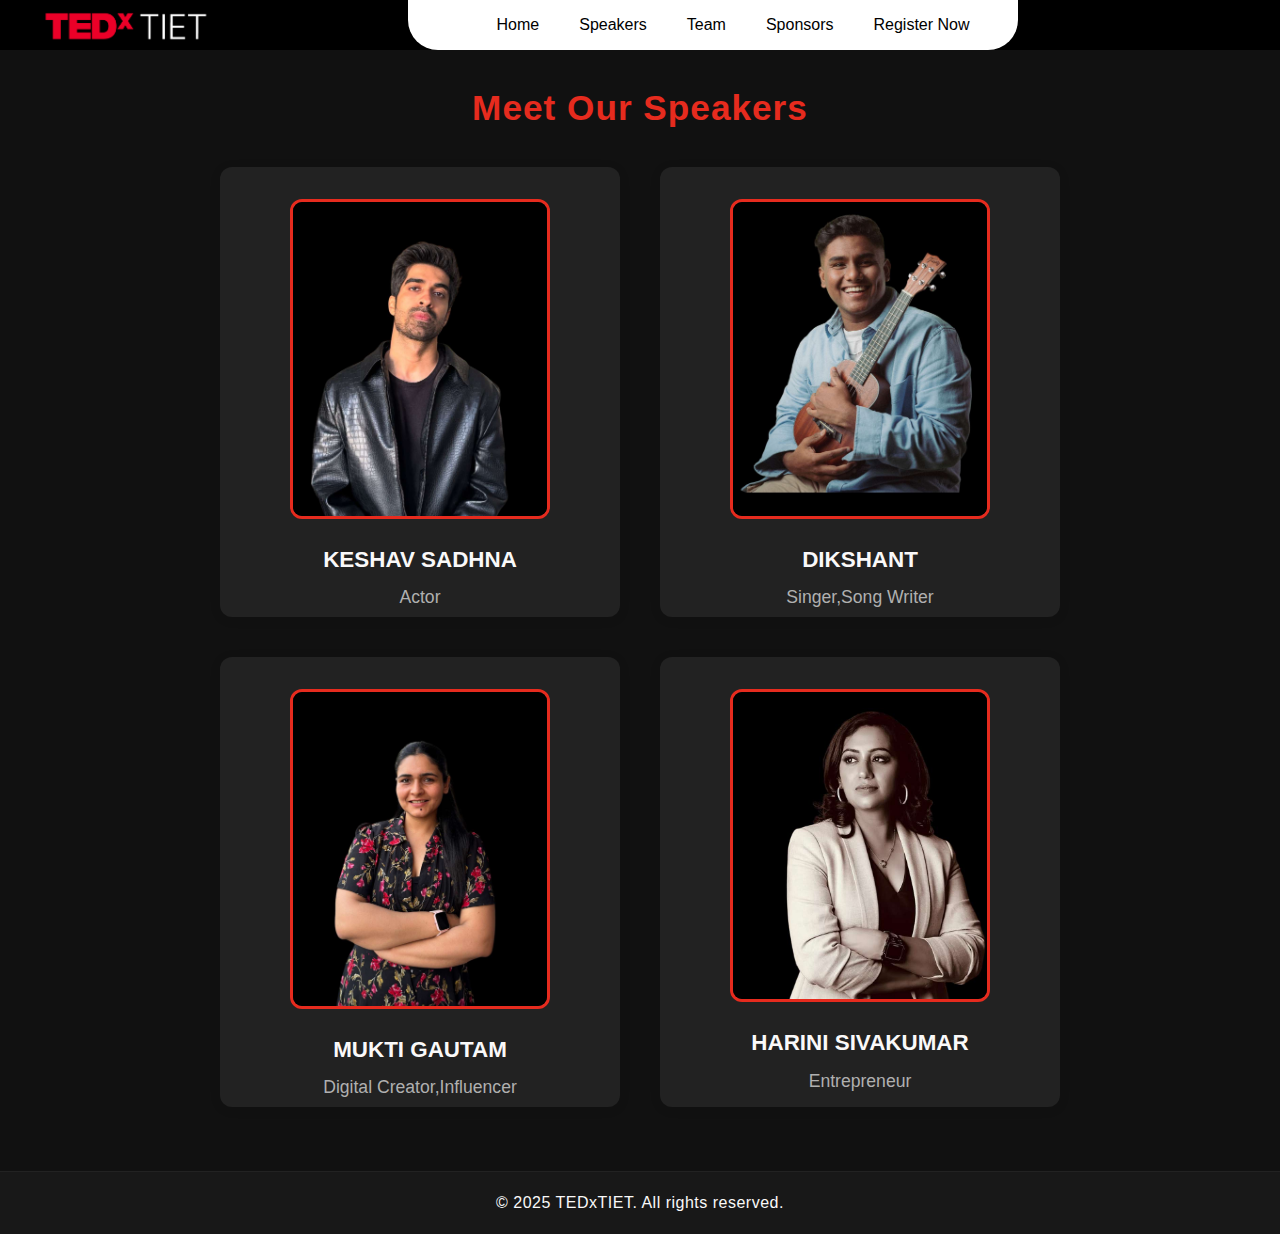
<file: speaker.html>
<!DOCTYPE html>
<html lang="en">
<head>
  <meta charset="UTF-8" />
  <meta name="viewport" content="width=device-width, initial-scale=1" />
  <link rel="shortcut icon" type="image/x-icon" href="/Navbar/ted.jpg" />
  <title>TEDx Event – Speakers</title>
  <link rel="stylesheet" href="speaker files/styles.css" />
  <link href="https://cdnjs.cloudflare.com/ajax/libs/font-awesome/6.5.0/css/all.min.css" rel="stylesheet" />

</head>
<body>
  
  <header>
    <!-- NAVBAR START HERE -->
    <nav>
      <div class="navbar">
        <div class="nav-logo">
          <a href="index.html"><img id="nav-logo-img" src="Navbar/Picture 1.png" alt="TedxTIET">
          </div>

        <ul class="nav-links">
          <li><a Href="index.html">Home</a></li>
          <li><a Href="speaker.html">Speakers</a></li>
          <li><a Href="team.html">Team</a></li>
          <li><a Href="Sponsors.html">Sponsors</a></li>
          <li><a Href="https://unstop.com/o/dyQ8m37?utm_medium=Share&utm_source=shortUrl">Register Now</a></li>
        </ul>
        <span class="emptyhdr"></span>
        <!-- <a href="#" class="nav-register">Register Now</a> -->
        <div class="nav_hamburger">
          <i class="fa-solid fa-bars"> </i>
        </div>

        <div class="nav_dropdown">
          <li><a Href="index.html">Home</a></li>
          <li><a Href="speaker.html">Speakers</a></li>
          <li><a Href="team.html">Team</a></li>
          <li><a Href="Sponsors.html">Sponsors</a></li>
          <li><a Href="https://unstop.com/o/dyQ8m37?utm_medium=Share&utm_source=shortUrl">Register Now</a></li>

        </div>
      </div>
    </nav>
    <!-- NAVBAR ENDS HERE -->
  </header>

  <section class="speakers-section" id="speakers">
    <h2 class="speakers-title">Meet Our Speakers</h2>
    <div class="speakers-grid" id="speakersGrid">
      <!-- Speaker cards will be dynamically inserted here -->
    </div>
  </section>

  <footer class="site-footer">
    © 2025 TEDxTIET. All rights reserved.
  </footer>

  <script src="speaker files/script.js"></script>
  <script>
    const nav_hbtn = document.querySelector('.nav_hamburger')
    const nav_hbtnicon = document.querySelector('.nav_hamburger i')
    const nav_dd = document.querySelector('.nav_dropdown')

    nav_hbtn.onclick = function () {
      nav_dd.classList.toggle('open')
      const isOpen = nav_dd.classList.contains('open')

      nav_hbtnicon.classList = isOpen
        ? 'fa-solid fa-xmark'
        : 'fa-solid fa-bars'
    }

  </script>
  
</body>
</html>
</file>
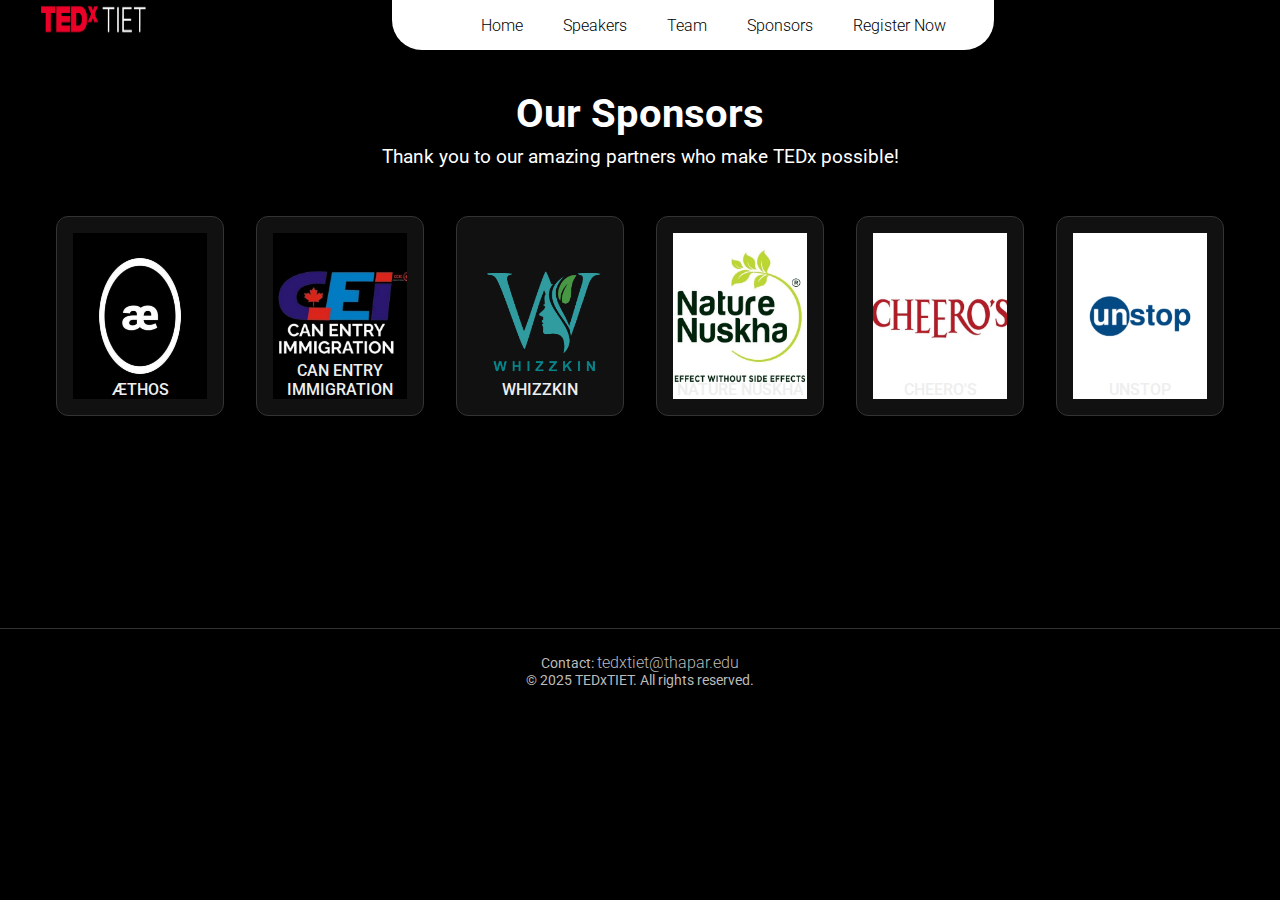
<file: Sponsors.html>
<!DOCTYPE html>
<html lang="en">
<head>
  <meta charset="UTF-8" />
  <meta name="viewport" content="width=device-width, initial-scale=1.0" />
  <link rel="shortcut icon" type="image/x-icon" href="/Navbar/ted.jpg" />

  <title>TEDx Sponsors</title>
  <link href="https://fonts.googleapis.com/css2?family=Roboto:wght@400;700&display=swap" rel="stylesheet">
  <link href="https://cdnjs.cloudflare.com/ajax/libs/font-awesome/6.5.0/css/all.min.css" rel="stylesheet" />
  <style>
    :root {
      --ted-red: rgb(229, 29, 29);
    }
    * {
      margin: 0;
      padding: 0;
      box-sizing: border-box;
      font-family: 'Roboto', sans-serif;
    }
    body {
      background-color: #000;
      color: #fff;
    }
    header {
      background-color: #000;
      color: white;
      text-align: center;
      padding: 1rem 1rem;
      z-index: 500;
    }
    header img {
      max-width: 120px;
      margin-bottom: 1rem;
    }
    header h1 {
      font-size: 2.5rem;
      margin-bottom: 0.5rem;
    }
    header p {
      font-size: 1.2rem;
    }
    section.sponsor-category {
      padding: 3rem 1rem 6rem;
      max-width: 1200px;
      margin: auto;
    }
    .sponsor-grid {
      display: grid;
      grid-template-columns: repeat(auto-fit, minmax(150px, 1fr));
      gap: 2rem;
      animation: fadeIn 1s ease-in;
    }
    .sponsor {
  text-align: center;
  padding: 1rem;
  border: 1px solid #333;
  border-radius: 12px;
  transition: transform 0.3s ease, box-shadow 0.3s ease, background-color 0.3s ease;
  cursor: pointer;
  position: relative;
  overflow: hidden;
  background-color: #111;
  display: flex;
  justify-content: center;
  height: 200px; /* Adjust the height as needed */
  align-items: flex-end;


}

.sponsor:hover {
  transform: translateY(-8px);
  box-shadow: 0 6px 20px rgba(255, 255, 255, 0.1);
  background-color: #1a1a1a;
}

.sponsor img {
  width: 100%;
  height: 100%;
  object-fit: cover;  /* Ensures image covers the container properly */
  transition: transform 0.3s ease;
  z-index: 1; /* Keeps the image behind the text */
}

.sponsor:hover img {
  transform: scale(1.15); /* Scales the image on hover */
}

.sponsor p {
  position: absolute; /* Keep the text in place */
  z-index: 2; /* Ensure the text stays above the image */
  font-weight: 500;
  color: #eee;
  transition: color 0.3s ease;
  
}

.sponsor:hover p {
  color: var(--ted-red); /* Change text color on hover */
}

    .cta {
      text-align: center;
      margin-top: 3rem;
    }
    .cta h2 {
      margin-bottom: 1rem;
    }
    .cta a {
      display: inline-block;
      padding: 0.75rem 1.5rem;
      background-color: #fff;
      color: #000;
      text-decoration: none;
      border-radius: 5px;
      transition: background-color 0.3s;
    }
    .cta a:hover {
      background-color: #ccc;
    }
    footer {
      background-color: #000;
      color: #fff;
      text-align: center;
      padding: 0.5rem 1rem;
      border-top: 1px solid #333;
      margin-top: 1rem;
    }
    .contact-info {
      margin-top: 0.5rem;
      font-size: 0.9rem;
      color: #bbb;
    }
    @keyframes fadeIn {
      from {
        opacity: 0;
        transform: translateY(20px);
      }
      to {
        opacity: 1;
        transform: translateY(0);
      }
    }


/* NavBar Starts Here */
header {
    position: relative;
    padding: 0 2rem;
    /* border-bottom: 0.5px solid red; */
    background-color: rgb(0, 0, 0);
}

li {
    list-style: none;
}

a {
    text-decoration: none;
    color: rgb(0, 0, 0);
    font-size: 1rem;
    font-weight: 300;
}

.nav_dropdown a {
    color: rgb(255, 255, 255);
}

nav a:hover {
    color: rgb(236, 0, 39);
}

.navbar {
    width: 100%;
    height: 50px;
    margin: 0 auto;
    display: flex;
    align-items: center;
    justify-content: space-between;
}


.nav-links {
    display: flex;
    gap: 2.5rem;
    color: black;
    padding-left: 4%;
    padding-right: 4%;
    background-color: rgb(255, 255, 255);
    height: 100%;
    align-items: center;
    border-bottom-left-radius: 30px;
    border-bottom-right-radius: 30px;
    /* border:2px solid red; */
}

#nav-logo-img {
    height: 48px;
    cursor: pointer;
}


.emptyhdr{
    width:11%;
    height: 1px;
}


.nav_hamburger {
    width: 20px;
    height: 14px;
    color: rgb(255, 255, 255);
    cursor: pointer;
    display: none;
}

.nav-register {
    background-color: rgb(0, 0, 0);
    color: rgb(247, 124, 124);
    padding: 0.5rem 1rem;
    border: none;
    outline: none;
    border-radius: 20px;
    font-size: 0.9rem;
    font-weight: bolder;
    cursor: pointer;
}

.nav-register:hover {
    scale: 1.05;
}

.nav_dropdown {
    display: none;
    position: absolute;
    top: 60px;
    height: 0;
    background-color: rgba(0, 0, 0, 1);
    backdrop-filter: blur(15px);
    border-radius: 10px;
    overflow: hidden;
    right: 0rem;
    left: 0rem;
    transition: height .2s cubic-bezier(0.175, 0.885, 0.32, 1.275);
}

.nav_dropdown li {
    padding: 0.9rem;
    display: flex;
    align-items: center;
    justify-content: center;
}

.nav_dropdown.open {
    height: auto;
}

@media(max-width:768px) {

    .nav-links,
    .nav-register {
        display: none;
    }

    .nav_hamburger {
        display: block;
    }

    .nav_dropdown {
        display: block;
    }
}

/* NavBar Ends Here */




  </style>
</head>
<body>
  <header>
    <!-- NAVBAR START HERE -->
    <nav>
      <div class="navbar">
        <div class="nav-logo">
          <a href="index.html"><img id="nav-logo-img" src="Navbar/Picture 1.png" alt="TedxTIET">
          </div>

        <ul class="nav-links">
          <li><a Href="index.html">Home</a></li>
          <li><a Href="speaker.html">Speakers</a></li>
          <li><a Href="team.html">Team</a></li>
          <li><a Href="Sponsors.html">Sponsors</a></li>
          <li><a Href="https://unstop.com/o/dyQ8m37?utm_medium=Share&utm_source=shortUrl">Register Now</a></li>
        </ul>
        <span class="emptyhdr"></span>
        <!-- <a href="#" class="nav-register">Register Now</a> -->
        <div class="nav_hamburger">
          <i class="fa-solid fa-bars"> </i>
        </div>

        <div class="nav_dropdown">
          <li><a Href="index.html">Home</a></li>
          <li><a Href="Speaker.html">Speakers</a></li>
          <li><a Href="team.html">Team</a></li>
          <li><a Href="Sponsors.html">Sponsors</a></li>
          <li><a Href="https://unstop.com/o/dyQ8m37?utm_medium=Share&utm_source=shortUrl">Register Now</a></li>

        </div>
      </div>
    </nav>
    <!-- NAVBAR ENDS HERE -->
     <div style="height: 40px;"></div>
    <h1>Our Sponsors</h1>
    <p>Thank you to our amazing partners who make TEDx possible!</p>
  </header>

  <header>
    <!-- <img src="https://i.ibb.co/47PR9tK/logo-white-1.png" alt="TEDxTIET Logo"> -->
   
  </header>

  <section class="sponsor-category">
    <div class="sponsor-grid">
      <div class="sponsor">
        <img src="Sponsors/IMG_0937.JPG" alt="Sponsor Logo">
        <p>ÆTHOS</p>
      </div>
      <div class="sponsor">
        <img src="Sponsors/CAN.jpg" alt="Sponsor Logo" >
        <p>CAN ENTRY IMMIGRATION</p>
      </div>
      <div class="sponsor">
        <img src="Sponsors/WHIZZKIN LOGO png 001 (4).png" alt="Sponsor Logo">
        <p>WHIZZKIN</p>
      </div>
      <div class="sponsor">
        <img src="Sponsors/NATURE2.jpg" alt="Sponsor Logo">
        <p>NATURE NUSKHA</p>
      </div>
      <div class="sponsor">
        <img src="Sponsors/NEW.jpg" alt="Sponsor Logo">
        <p>CHEERO'S</p>
      </div>
      <div class="sponsor">
        <img src="Sponsors/Untitled design (3).jpg" alt="Sponsor Logo">
        <p>UNSTOP</p>
      </div>
    </div>
    <div style="height: 100px;"></div>
  </section>

  <footer style="background-color: #000; color: #fff; text-align: center; padding: 1rem 0 0.5rem;">
    
    <div class="contact-info" style="font-size: 0.9rem; color: #bbb;">
      <p>Contact: <a href="mailto:tedxt@thapar.edu" style="color: #bbb; text-decoration: none;">tedxtiet@thapar.edu</a></p>
      <p>&copy; 2025 TEDxTIET. All rights reserved.</p>
    </div>
  </footer>

  <script>
    const nav_hbtn = document.querySelector('.nav_hamburger')
    const nav_hbtnicon = document.querySelector('.nav_hamburger i')
    const nav_dd = document.querySelector('.nav_dropdown')

    nav_hbtn.onclick = function () {
      nav_dd.classList.toggle('open')
      const isOpen = nav_dd.classList.contains('open')

      nav_hbtnicon.classList = isOpen
        ? 'fa-solid fa-xmark'
        : 'fa-solid fa-bars'
    }

  </script>
</body>
</html>
</file>
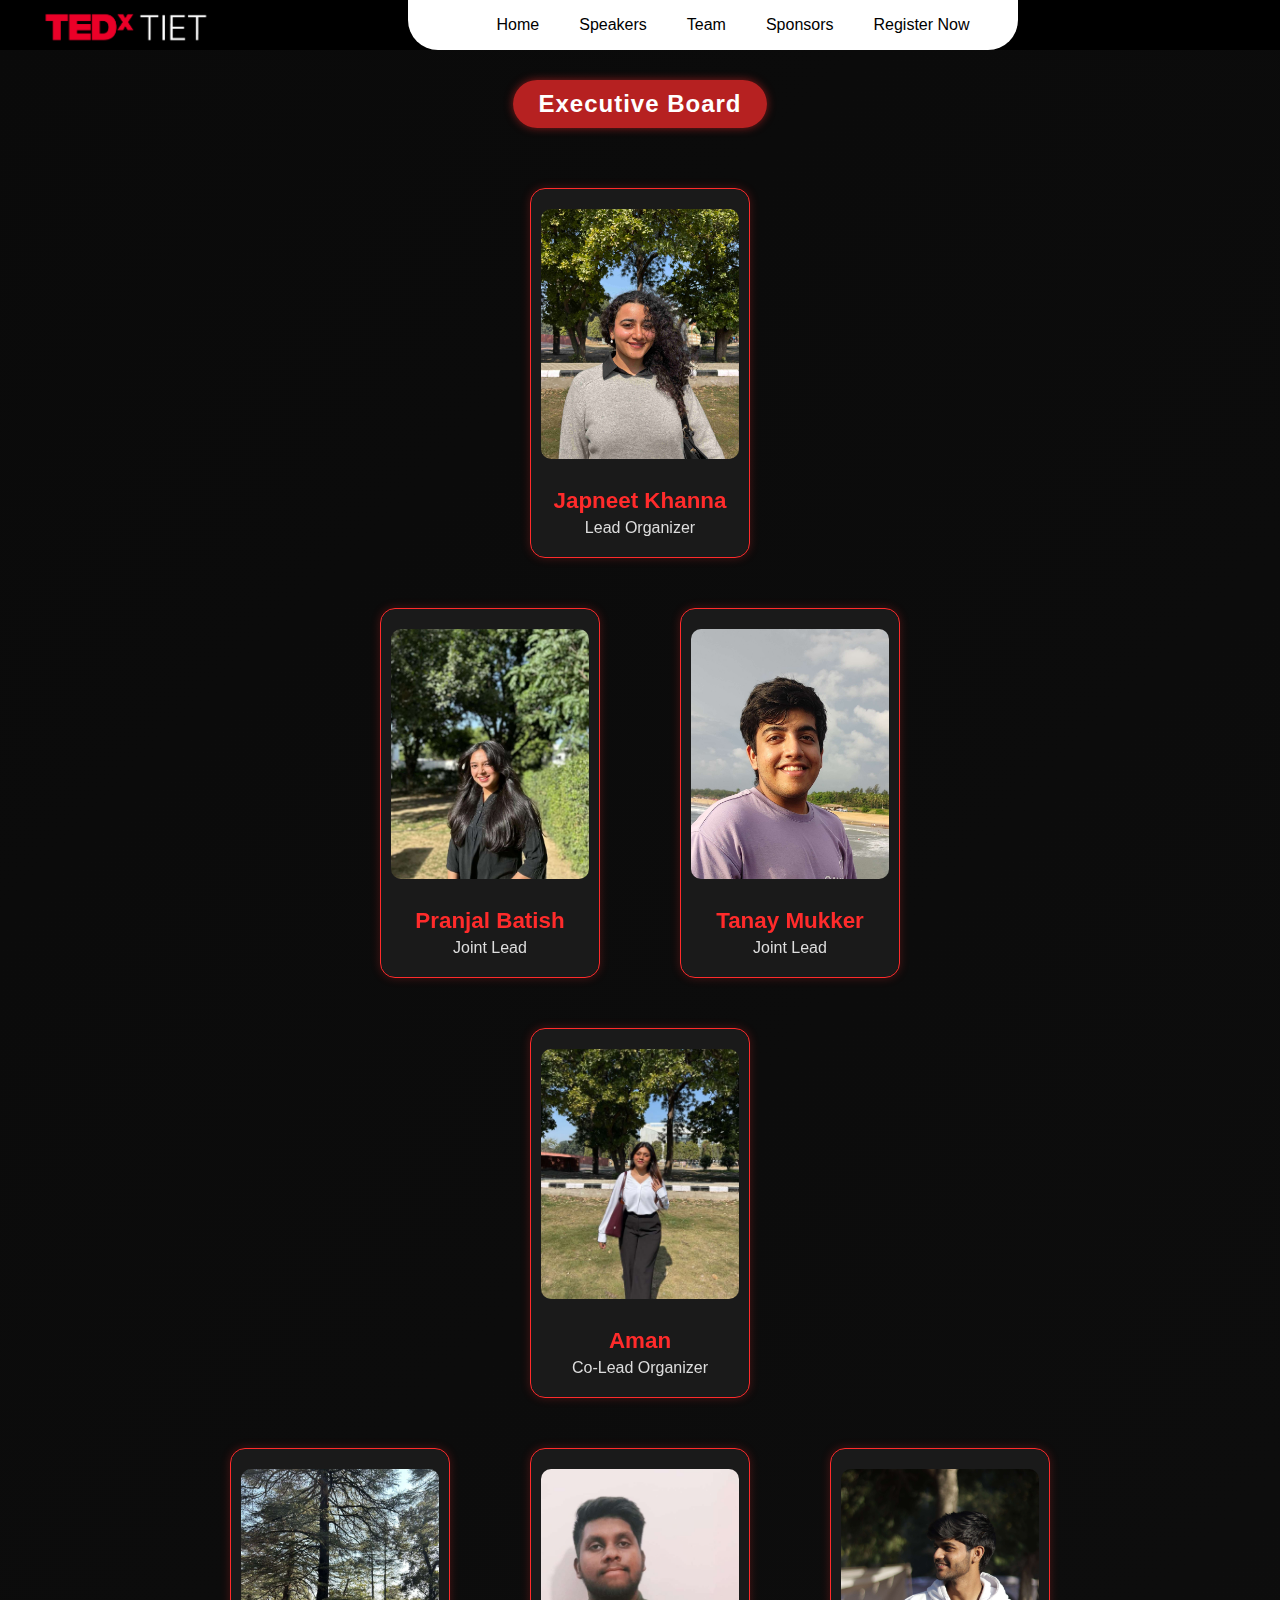
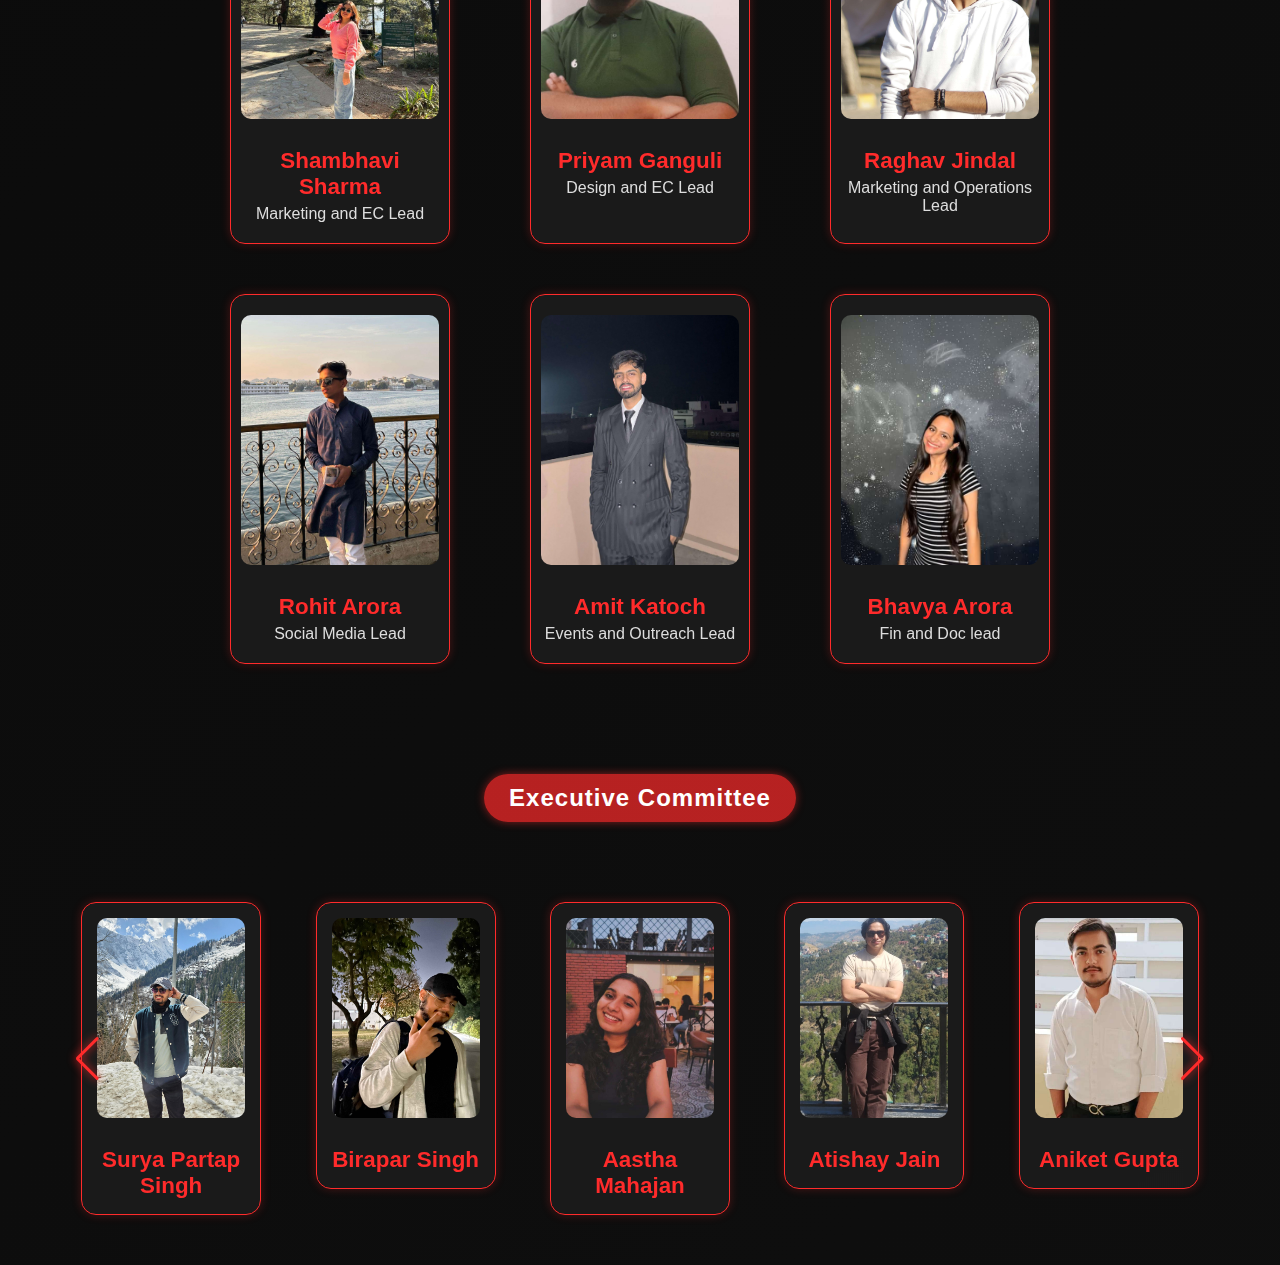
<file: team.html>
<!DOCTYPE html>
<html lang="en">
<head>
  <meta charset="UTF-8" />
  <meta name="viewport" content="width=device-width, initial-scale=1.0" />
  <link rel="shortcut icon" type="image/x-icon" href="/Navbar/ted.jpg" />

  <title>TEDx TIET Team</title>
  <!-- Swiper.js Carousel CDN -->
  <link rel="stylesheet" href="https://cdn.jsdelivr.net/npm/swiper@9/swiper-bundle.min.css"/>
  <script src="https://cdn.jsdelivr.net/npm/swiper@9/swiper-bundle.min.js"></script>
  <link href="https://cdnjs.cloudflare.com/ajax/libs/font-awesome/6.5.0/css/all.min.css" rel="stylesheet" />

  <style>
    /* Basic Reset */
    * {
      margin: 0;
      padding: 0;
      box-sizing: border-box;
      font-family: 'Segoe UI', sans-serif;
    }
  
    body {
      background: linear-gradient(135deg, #0a0a0a, #1c1c1c);
      background-size: 400% 400%;
      animation: gradientAnimation 10s ease infinite;
      color: white;
      overflow-x: hidden;
    }
  
    @keyframes gradientAnimation {
      0% { background-position: 0% 50%; }
      50% { background-position: 100% 50%; }
      100% { background-position: 0% 50%; }
    }
  
    .header {
      display: flex;
      justify-content: space-between;
      align-items: center;
      padding: 15px 30px;
      background: rgba(0, 0, 0, 0.7);
      backdrop-filter: blur(10px);
      border-bottom: 2px solid #ff2b2b;
      position: sticky;
      top: 0;
      z-index: 1000;
      animation: slideDown 1s ease forwards;
    }
  
    @keyframes slideDown {
      from { transform: translateY(-100%); opacity: 0; }
      to { transform: translateY(0); opacity: 1; }
    }
  
    .logo img {
      height: 60px;
    }
  
    .menu {
      color: white;
      font-size: 1.2em;
      cursor: pointer;
      transition: color 0.3s ease;
    }
    .menu:hover {
      color: #ff2b2b;
    }
  
    .main-title {
      text-align: center;
      font-size: 3em;
      margin: 60px 0 30px;
      font-weight: bold;
      color: #ff2b2b;
      animation: fadeIn 2s ease forwards;
    }
  
    @keyframes fadeIn {
      from { opacity: 0; transform: translateY(20px); }
      to { opacity: 1; transform: translateY(0); }
    }
  
    .tags {
      display: flex;
      justify-content: center;
      margin: 30px 0;
    }
  
    .tag {
  background-color: rgba(255, 43, 43, 0.7); /* less saturated red */
  color: #fff;
  padding: 10px 25px;
  border-radius: 30px;
  font-size: 1.5em;
  font-weight: bold;
  letter-spacing: 1px;
  box-shadow: 0 0 8px rgba(255, 43, 43, 0.5); /* softer glow */
  animation: fadeIn 1.5s ease forwards;
}

  
    .team-grid {
      padding: 30px 20px;
    }
  
    .row {
      display: flex;
      justify-content: center;
      flex-wrap: wrap;
      gap: 80px;
      margin-bottom: 50px;
    }
  
    .card {
      background: rgba(30, 30, 30, 0.8);
      border: 1px solid #ff2b2b;
      border-radius: 15px;
      overflow: hidden;
      text-align: center;
      width: 220px;
      padding: 20px 10px;
      transition: transform 0.4s ease, box-shadow 0.4s ease;
      backdrop-filter: blur(6px);
      box-shadow: 0 0 10px #ff2b2b40;
    }
  
    .card:hover {
      transform: scale(1.08);
      box-shadow: 0 0 20px #ff2b2b;
    }
  
    .card img {
      width: 100%;
      height: 250px;
      object-fit: cover;
      border-radius: 10px;
      margin-bottom: 15px;
      transition: transform 0.4s ease;
    }
  
    .card:hover img {
      transform: scale(1.05);
    }
  
    .card h3 {
      margin-top: 10px;
      font-size: 1.4em;
      color: #ff2b2b;
      font-weight: bold;
    }
  
    .card p {
      color: #ddd;
      font-size: 1em;
      margin-top: 5px;
    }
  
    .swiper {
      width: 90%;
      padding: 50px 0;
      margin: auto;
    }
  
    .swiper-slide {
      display: flex;
      justify-content: center;
      align-items: center;
    }
  
    .swiper-slide .card {
      width: 180px;
      padding: 15px;
    }
  
    .swiper-slide .card img {
      height: 200px;
    }
  
    .swiper-button-next,
    .swiper-button-prev {
      color: #ff2b2b;
      filter: drop-shadow(0 0 5px #ff2b2b);
      transition: transform 0.3s;
    }
  
    .swiper-button-next:hover,
    .swiper-button-prev:hover {
      transform: scale(1.2);
    }
  
    @media (max-width: 768px) {
      .main-title {
        font-size: 2.2em;
      }
  
      .card {
        width: 90%;
      }
    }
    /* NavBar Starts Here */
header {
    position: relative;
    padding: 0 2rem;
    /* border-bottom: 0.5px solid red; */
    background-color: rgb(0, 0, 0);
}

li {
    list-style: none;
}

a {
    text-decoration: none;
    color: rgb(0, 0, 0);
    font-size: 1rem;
    font-weight: 300;
}

.nav_dropdown a {
    color: rgb(255, 255, 255);
}

nav a:hover {
    color: rgb(236, 0, 39);
}

.navbar {
    width: 100%;
    height: 50px;
    margin: 0 auto;
    display: flex;
    align-items: center;
    justify-content: space-between;
}


.nav-links {
    display: flex;
    gap: 2.5rem;
    color: black;
    padding-left: 4%;
    padding-right: 4%;
    background-color: rgb(255, 255, 255);
    height: 100%;
    align-items: center;
    border-bottom-left-radius: 30px;
    border-bottom-right-radius: 30px;
    /* border:2px solid red; */
}

#nav-logo-img {
    height: 48px;
    cursor: pointer;
}


.emptyhdr{
    width:11%;
    height: 1px;
}


.nav_hamburger {
    width: 20px;
    height: 14px;
    color: rgb(255, 255, 255);
    cursor: pointer;
    display: none;
}

.nav-register {
    background-color: rgb(0, 0, 0);
    color: rgb(247, 124, 124);
    padding: 0.5rem 1rem;
    border: none;
    outline: none;
    border-radius: 20px;
    font-size: 0.9rem;
    font-weight: bolder;
    cursor: pointer;
}

.nav-register:hover {
    scale: 1.05;
}

.nav_dropdown {
    display: none;
    position: absolute;
    top: 60px;
    height: 0;
    background-color: rgba(0, 0, 0, 1);
    backdrop-filter: blur(15px);
    border-radius: 10px;
    overflow: hidden;
    right: 0rem;
    left: 0rem;
    transition: height .2s cubic-bezier(0.175, 0.885, 0.32, 1.275);
}

.nav_dropdown li {
    padding: 0.9rem;
    display: flex;
    align-items: center;
    justify-content: center;
}

.nav_dropdown.open {
    height: auto;
}

@media(max-width:768px) {

    .nav-links,
    .nav-register {
        display: none;
    }

    .nav_hamburger {
        display: block;
    }

    .nav_dropdown {
        display: block;
    }
}

/* NavBar Ends Here */
    
  </style>
  
</head>
<body>
  <header>
    <!-- NAVBAR START HERE -->
    <nav>
      <div class="navbar">
        <div class="nav-logo">
          <a href="index.html"><img id="nav-logo-img" src="Navbar/Picture 1.png" alt="TedxTIET">
          </div>

        <ul class="nav-links">
          <li><a Href="index.html">Home</a></li>
          <li><a Href="Speaker.html">Speakers</a></li>
          <li><a Href="team.html">Team</a></li>
          <li><a Href="Sponsors.html">Sponsors</a></li>
          <li><a Href="https://unstop.com/o/dyQ8m37?utm_medium=Share&utm_source=shortUrl">Register Now</a></li>
        </ul>
        <span class="emptyhdr"></span>
        <!-- <a href="#" class="nav-register">Register Now</a> -->
        <div class="nav_hamburger">
          <i class="fa-solid fa-bars"> </i>
        </div>

        <div class="nav_dropdown">
          <li><a Href="index.html">Home</a></li>
          <li><a Href="Speaker.html">Speakers</a></li>
          <li><a Href="team.html">Team</a></li>
          <li><a Href="Sponsors.html">Sponsors</a></li>
          <li><a Href="https://unstop.com/o/dyQ8m37?utm_medium=Share&utm_source=shortUrl">Register Now</a></li>


        </div>
      </div>
    </nav>
    <!-- NAVBAR ENDS HERE -->
  </header>

  <!-- <div class="header">
    <div class="logo">
      <img src="./logoo.png" alt="TEDxTIET Logo">
    </div>
    <div class="menu">Main Menu</div>
  </div>

  <div class="main-title">Meet Our Team</div> -->

  <!-- Executive Board (STATIC BLOCKS) -->
  <div class="tags">
    <div class="tag">Executive Board</div>
  </div>
  <div class="team-grid">
    <!-- Row 1: 2 cards -->
    <div class="row">
      <div class="card"><img src="./eb/Japneet.jpg" alt=""><h3>Japneet Khanna</h3><p>Lead Organizer</p></div>
    </div>
  
    <!-- Row 2: 2 cards -->
    <div class="row">
      <div class="card"><img src="./eb/Pranjal.jpg" alt=""><h3>Pranjal Batish</h3><p>Joint Lead</p></div>
      <div class="card"><img src="./eb/Tanay.jpg" alt=""><h3>Tanay Mukker</h3><p>Joint Lead</p></div>
    </div>

    <!-- Row 3: 1 cards -->
    <div class="row">
      <div class="card"><img src="./eb/Aman.jpg" alt=""><h3>Aman</h3><p>Co-Lead Organizer</p></div>
    </div>
  
    <!-- Row 3: 3 cards -->
    <div class="row">
      <div class="card"><img src="./eb/Shambhavi.jpg" alt=""><h3>Shambhavi Sharma</h3><p>Marketing and EC Lead</p></div>
      <div class="card"><img src="./eb/Priyam.jpg" alt=""><h3>Priyam Ganguli</h3><p>Design and EC Lead</p></div>
      <div class="card"><img src="./eb/Raghav.jpg" alt=""><h3>Raghav Jindal</h3><p>Marketing and Operations Lead</p></div>
    </div>
  
    <!-- Row 4: 4 cards -->
    <div class="row">
      <div class="card"><img src="./eb/Rohit.jpg" alt=""><h3>Rohit Arora</h3><p>Social Media Lead</p></div>
      <div class="card"><img src="./eb/amit.jpg" alt=""><h3>Amit Katoch</h3><p>Events and Outreach Lead</p></div>
      <div class="card"><img src="./eb/Bhavya.jpg" alt=""><h3>Bhavya Arora</h3><p>Fin and Doc lead</p></div>

    </div>
  </div>
  
  

  <!-- Executive Committee Carousel -->
  <div class="tags">
    <div class="tag">Executive Committee</div>
  </div>
  <div class="swiper">
    <div class="swiper-wrapper">
      <div class="swiper-slide"><div class="card"><img src="./ec/surya.jpeg" alt=""><h3>Surya Partap Singh</h3></div></div>
      <div class="swiper-slide"><div class="card"><img src="./ec/Birapar.jpg" alt=""><h3>Birapar Singh</h3></div></div>
      <div class="swiper-slide"><div class="card"><img src="./ec/Aastha.jpg" alt=""><h3>Aastha Mahajan</h3></div></div>
      <div class="swiper-slide"><div class="card"><img src="./ec/ATISHAY JAIN.jpg" alt=""><h3>Atishay Jain</h3></div></div>
      <div class="swiper-slide"><div class="card"><img src="./ec/Aniket.jpg" alt=""><h3>Aniket Gupta</h3></div></div>
      <div class="swiper-slide"><div class="card"><img src="./ec/Anushka Pandey.jpg" alt=""><h3>Anushka Pandey</h3></div></div>
      <div class="swiper-slide"><div class="card"><img src="./ec/Arushi.jpg" alt=""><h3>Arushi Jain</h3></div></div>
      <div class="swiper-slide"><div class="card"><img src="./ec/Daksh.jpg" alt=""><h3>Daksh Sachdeva</h3></div></div>
      <div class="swiper-slide"><div class="card"><img src="./ec/Dhruv.jpg" alt=""><h3>Dhruv Verma</h3></div></div>
      <div class="swiper-slide"><div class="card"><img src="./ec/Kaushik.JPEG" alt=""><h3>Kaushik</h3></div></div>
      <div class="swiper-slide"><div class="card"><img src="./ec/Mehul.jpg" alt=""><h3>Mehul Kujur</h3></div></div>
      <div class="swiper-slide"><div class="card"><img src="./ec/Pavni Goel.jpg" alt=""><h3>Pavni Goel</h3></div></div>
      <div class="swiper-slide"><div class="card"><img src="./ec/Poorva Puri .jpg" alt=""><h3>Poorva Puri</h3></div></div>
      <div class="swiper-slide"><div class="card"><img src="./ec/Puneet_.JPG" alt=""><h3>Puneet Kumar</h3></div></div>
      <div class="swiper-slide"><div class="card"><img src="./ec/Ritigya.jpg" alt=""><h3>Ritigya Singh</h3></div></div>
      <div class="swiper-slide"><div class="card"><img src="./ec/Shardool.jpg" alt=""><h3>Shardool</h3></div></div>
      <div class="swiper-slide"><div class="card"><img src="./ec/Rohan Sharma .JPG" alt=""><h3>Rohan Sharma</h3></div></div>
      <div class="swiper-slide"><div class="card"><img src="./ec/aanya_garg.jpg" alt=""><h3>Aanya Garg</h3></div></div>
      <div class="swiper-slide"><div class="card"><img src="./ec/satakshi.jpg" alt=""><h3>Shatakshi Tripathi</h3></div></div>
      <div class="swiper-slide"><div class="card"><img src="./ec/Vrinda_Chhabra.jpg" alt=""><h3>Vrinda Chhabra</h3></div></div>
      <div class="swiper-slide"><div class="card"><img src="./ec/disha.jpg" alt=""><h3>Disha Verma</h3></div></div>
      <div class="swiper-slide"><div class="card"><img src="./ec/Yuvraj Sharma.jpg" alt=""><h3>Yuvraj Sharma</h3></div></div>
      <div class="swiper-slide"><div class="card"><img src="./ec/Piyush.PNG" alt=""><h3>Piyush Garg</h3></div></div>
      <div class="swiper-slide"><div class="card"><img src="./ec/sanya.jpg" alt=""><h3>Sanya Rajput</h3></div></div>
      <div class="swiper-slide"><div class="card"><img src="./ec/ shauryaveer.jpg" alt=""><h3>Shauryaveer</h3></div></div>


      
      


    </div>
    <div class="swiper-button-prev"></div>
    <div class="swiper-button-next"></div>
  </div>

  <!-- Swiper Init Script -->
  <script>
    const swiper = new Swiper('.swiper', {
      slidesPerView: 1,
      spaceBetween: 20,
      loop: true,
      navigation: {
        nextEl: '.swiper-button-next',
        prevEl: '.swiper-button-prev',
      },
      breakpoints: {
        768: {
          slidesPerView: 3,
        },
        1024: {
          slidesPerView: 5,
        }
      }
    });
  </script>
  <script>
    const nav_hbtn = document.querySelector('.nav_hamburger')
    const nav_hbtnicon = document.querySelector('.nav_hamburger i')
    const nav_dd = document.querySelector('.nav_dropdown')

    nav_hbtn.onclick = function () {
      nav_dd.classList.toggle('open')
      const isOpen = nav_dd.classList.contains('open')

      nav_hbtnicon.classList = isOpen
        ? 'fa-solid fa-xmark'
        : 'fa-solid fa-bars'
    }
</script>
</body>
</html>
</file>
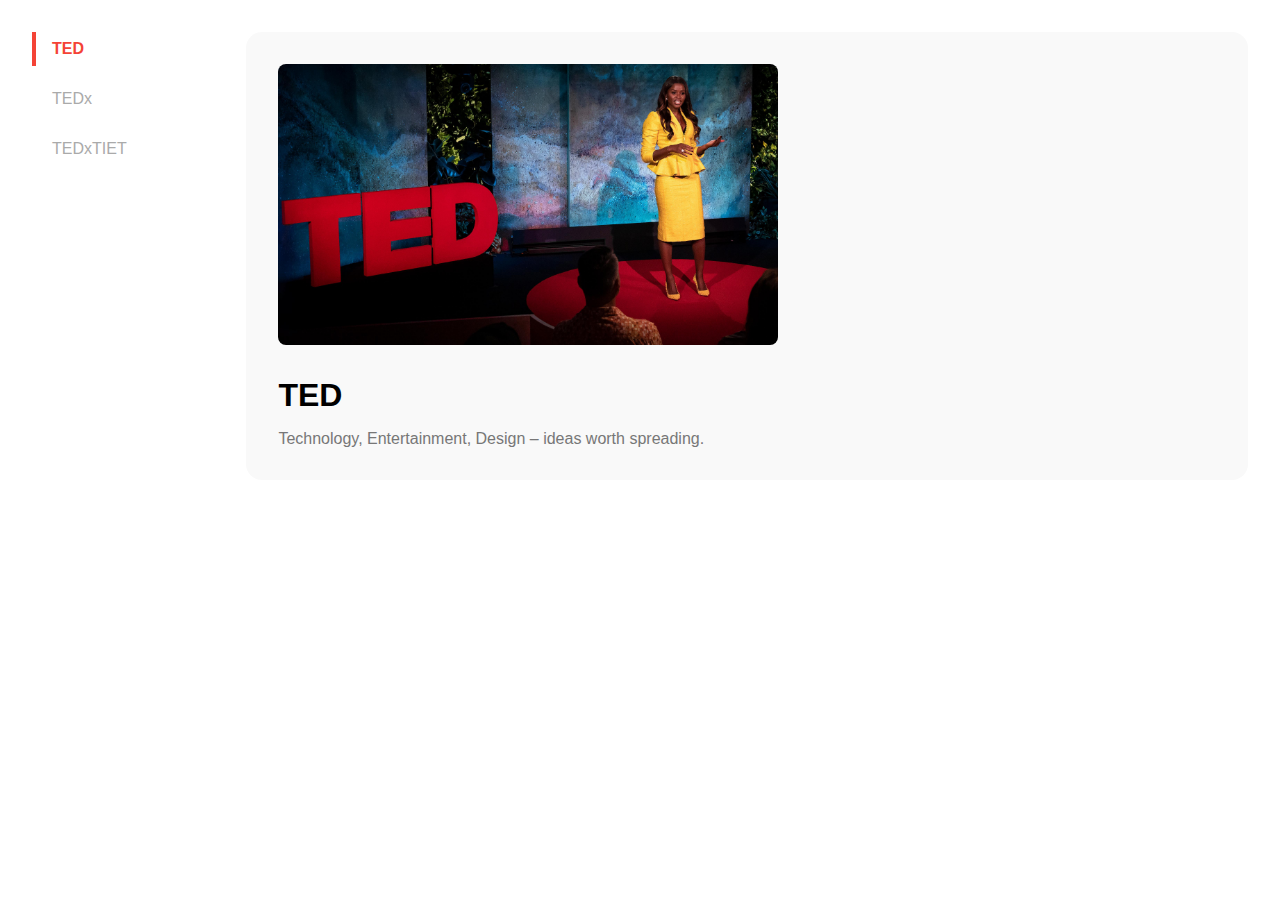
<file: about/about.html>
<!DOCTYPE html>
<html lang="en">
<head>
  <meta charset="UTF-8" />
  <meta name="viewport" content="width=device-width, initial-scale=1.0" />
  <title>TEDx Cards</title>
  <link rel="stylesheet" href="style.css" />
</head>
<body>
  <div class="container">
    <nav class="sidebar">
      <button class="nav-item active" data-type="ted">TED</button>
      <button class="nav-item" data-type="tedx">TEDx</button>
      <button class="nav-item" data-type="tedxtiet">TEDxTIET</button>
    </nav>

    <main class="content">
      <div class="card" id="card">
        <img src="Homepage/1.jpg" alt="Card Image" class="card-img" />
        <div class="card-text">
          <h2 id="card-title">TED</h2>
          <p id="card-description">Technology, Entertainment, Design – ideas worth spreading.</p>
        </div>
      </div>
    </main>
  </div>

 <script src="script.js"></script>
</body>
</html>
</file>
<file: speaker files/styles.css>
/* Reset and base styles */
* {
    box-sizing: border-box;
    margin: 0;
    padding: 0;
  }
  
  body {
    font-family: 'Segoe UI', Tahoma, Geneva, Verdana, sans-serif;
    background: #111;
    color: #faf9f9;
    line-height: 1.5;
    min-height: 100vh;
    display: flex;
    flex-direction: column;
    margin: 0;
  }
  
  header {
    background-color: #e62b1e; /* TEDx red */
    color: #fff;
    text-align: center;
    padding: 1rem 0;
  }
  
  header h1 {
    font-weight: 700;
    font-size: 2.5rem;
    letter-spacing: 1.2px;
  }
  
  header p {
    font-size: 1.2rem;
    margin-top: 0.3rem;
    font-weight: 500;
  }
  
  .speakers-section {
    flex-grow: 1;
    max-width: 1100px;
    margin: 2rem auto 4rem;
    padding: 0 1rem;
  }
  
  .speakers-title {
    color: #e62b1e;
    font-size: 2.2rem;
    text-align: center;
    margin-bottom: 2rem;
    letter-spacing: 1px;
    font-weight: 700;
  }
  
  /* Grid layout for speaker cards */
  .speakers-grid {
    display: grid;
    grid-template-columns: repeat(2, 1fr);
    gap: 2.5rem;
    justify-content: center;
  }
  
  /* Speaker card styling */
  .speaker-card {
    background-color: #222;
    width: 400px;
    min-height: 450px;
    max-height: none;
    color: #faf9f9;
    border-radius: 12px;
    box-shadow: 0 2px 12px rgba(0,0,0,0.09);
    padding: 2rem 1.5rem;
    text-align: center;
    cursor: pointer;
    transition: transform 0.2s ease, box-shadow 0.2s ease, max-height 0.4s ease;
    user-select: none;
    overflow: visible;
    max-height: 220px; /* collapsed height */
    display: flex;
    flex-direction: column;
    align-items: center;
  }
  .speaker-card:hover:not(.active) {
    transform: translateY(-8px) scale(1.02);
    box-shadow: 0 4px 20px rgba(230, 43, 30, 0.3);
  }

  .speaker-card.active {
    transform: translateY(-12px) scale(1.05);
  box-shadow: 0 8px 32px rgba(230, 43, 30, 0.35);
  z-index: 2;
    max-height: none; /* expanded height */
  }
  
  .speaker-photo {
    width: 260px;
    height: 320px;
    border-radius: 12px;
    object-fit: cover;
    border: 3px solid #e62b1e;
    margin-bottom: 1.5rem;
    background: #222;
  }
  /* Speaker name and title */
  .speaker-name {
    font-size: 1.4rem;
    font-weight: 600;
    margin-bottom: 0.5rem;
  }
  
  .speaker-title {
    color: #b0b0b0;
    font-size: 1.1rem;
    margin-bottom: 1rem;
  }
  
  /* Speaker bio hidden by default */
  .speaker-bio {
    display: none;
    font-size: 1rem;
    color: #d3d3d3;
    margin-top: 0.7rem;
    padding-top: 1rem;
    border-top: 1px solid #333;
    line-height: 1.4;
    text-align: left;
    width: 100%;
  }
  
  /* Show bio when active */
  .speaker-card.active .speaker-bio {
    display: block;
    animation: fadeIn 0.4s ease forwards;
  }
  
  /* Fade-in animation */
  @keyframes fadeIn {
    from {
      opacity: 0;
      transform: translateY(10px);
    }
    to {
      opacity: 1;
      transform: translateY(0);
    }
  }
  
  /* Footer fixed at bottom */
  .site-footer {
    margin-top: auto;
    background: #181818;
    color: #faf9f9;
    text-align: center;
    padding: 1.2rem 0;
    font-size: 1rem;
    letter-spacing: 0.5px;
    border-top: 1px solid #222;
  }
  
  /* Responsive adjustments */
  @media (max-width: 1100px) {
    .speakers-grid {
      grid-template-columns: repeat(2, 1fr);
    }
    .speaker-card:hover:not(.active) {
      transform: none;
      box-shadow: 0 2px 12px rgba(0,0,0,0.09);
    }
  }
  
  @media (max-width: 800px) {
    .speakers-grid {
      grid-template-columns: 1fr;
    }
    .speaker-card.active {
      transform: none;
      box-shadow: 0 2px 12px rgba(0,0,0,0.09);
    }
    .speaker-card {
      width: 100%;
      transition: all 0.3s ease;
      min-height: auto;
      max-height: none;
    }
  
    .speaker-card.active {
      max-height: none;
      transform: translateY(-8px) scale(1.05);
      box-shadow: 0 8px 32px rgba(230, 43, 30, 0.3)    
    }
  }
  header {
    position: relative;
    padding: 0 2rem;
    /* border-bottom: 0.5px solid red; */
    background-color: rgb(0, 0, 0);
}

li {
    list-style: none;
}

a {
    text-decoration: none;
    color: rgb(0, 0, 0);
    font-size: 1rem;
    font-weight: 300;
}

.nav_dropdown a {
    color: rgb(255, 255, 255);
}

nav a:hover {
    color: rgb(236, 0, 39);
}

.navbar {
    width: 100%;
    height: 50px;
    margin: 0 auto;
    display: flex;
    align-items: center;
    justify-content: space-between;
}


.nav-links {
    display: flex;
    gap: 2.5rem;
    color: black;
    padding-left: 4%;
    padding-right: 4%;
    background-color: rgb(255, 255, 255);
    height: 100%;
    align-items: center;
    border-bottom-left-radius: 30px;
    border-bottom-right-radius: 30px;
    /* border:2px solid red; */
}

#nav-logo-img {
    height: 48px;
    cursor: pointer;
}


.emptyhdr{
    width:11%;
    height: 1px;
}


.nav_hamburger {
    width: 20px;
    height: 14px;
    color: rgb(255, 255, 255);
    cursor: pointer;
    display: none;
}

.nav-register {
    background-color: rgb(0, 0, 0);
    color: rgb(247, 124, 124);
    padding: 0.5rem 1rem;
    border: none;
    outline: none;
    border-radius: 20px;
    font-size: 0.9rem;
    font-weight: bolder;
    cursor: pointer;
}

.nav-register:hover {
    scale: 1.05;
}

.nav_dropdown {
    display: none;
    position: absolute;
    top: 60px;
    height: 0;
    background-color: rgba(0, 0, 0, 1);
    backdrop-filter: blur(15px);
    border-radius: 10px;
    overflow: hidden;
    right: 0rem;
    left: 0rem;
    transition: height .2s cubic-bezier(0.175, 0.885, 0.32, 1.275);
}

.nav_dropdown li {
    padding: 0.9rem;
    display: flex;
    align-items: center;
    justify-content: center;
}

.nav_dropdown.open {
    height: auto;
}

@media(max-width:768px) {

    .nav-links,
    .nav-register {
        display: none;
    }

    .nav_hamburger {
        display: block;
    }

    .nav_dropdown {
        display: block;
    }
}
</file>
<file: about/style.css>
/* Reset and base styles */
* {
    box-sizing: border-box;
    margin: 0;
    padding: 0;
  }
  
  body {
    font-family: sans-serif;
    background-color: #fff;
    color: #333;
    padding: 2rem;
  }
  
  .container {
    display: flex;
    gap: 2rem;
    flex-wrap: wrap;
  }
  
  .sidebar {
    display: flex;
    flex-direction: column;
    gap: 1rem;
    flex: 0 0 15%;
    align-items: flex-start;
  }
  
  .nav-item {
    background: none;
    border: none;
    border-left: 0.3rem solid transparent;
    padding: 0.5rem 1rem;
    font-size: 1rem;
    color: #aaa;
    cursor: pointer;
    transition: color 0.3s, border-color 0.3s;
    text-align: left;
  }
  
  .nav-item:hover,
  .nav-item.active {
    color: #f44336;
    border-left-color: #f44336;
    font-weight: bold;
  }
  
  .content {
    flex: 1;
  }
  
  .card {
    display: flex;
    gap: 2rem;
    align-items: center;
    background-color: #f9f9f9;
    border-radius: 1rem;
    padding: 2rem;
    flex-wrap: wrap;
  }
  
  .card-img {
    flex: 1 1 40%;
    max-width: 100%;
    height: auto;
    border-radius: 0.5rem;
    max-width:500px;
  }
  
  .card-text {
    flex: 1 1 50%;
  }
  
  .card-text h2 {
    font-size: 2rem;
    margin-bottom: 1rem;
    color: #000;
  }
  
  .card-text p {
    font-size: 1rem;
    color: #777;
  }
  
  /* Responsive */
  @media (max-width: 768px) {
    .container {
      flex-direction: column;
      align-items: center;
    }
  
    .sidebar {
      flex-direction: row;
      justify-content: center;
      width: 100%;
      gap: 1.5rem;
    }
  
    .nav-item {
      border-left: none;
      border-bottom: 0.3rem solid transparent;
      text-align: center;
    }
  
    .nav-item:hover,
    .nav-item.active {
      border-left: none;
      border-bottom: 0.3rem solid #f44336;
    }
  
    .card {
      flex-direction: column;
      padding: 1.5rem;
    }
  
    .card-img {
      width: 100%;
    }
  
    .card-text {
      text-align: center;
    }
  }
</file>
